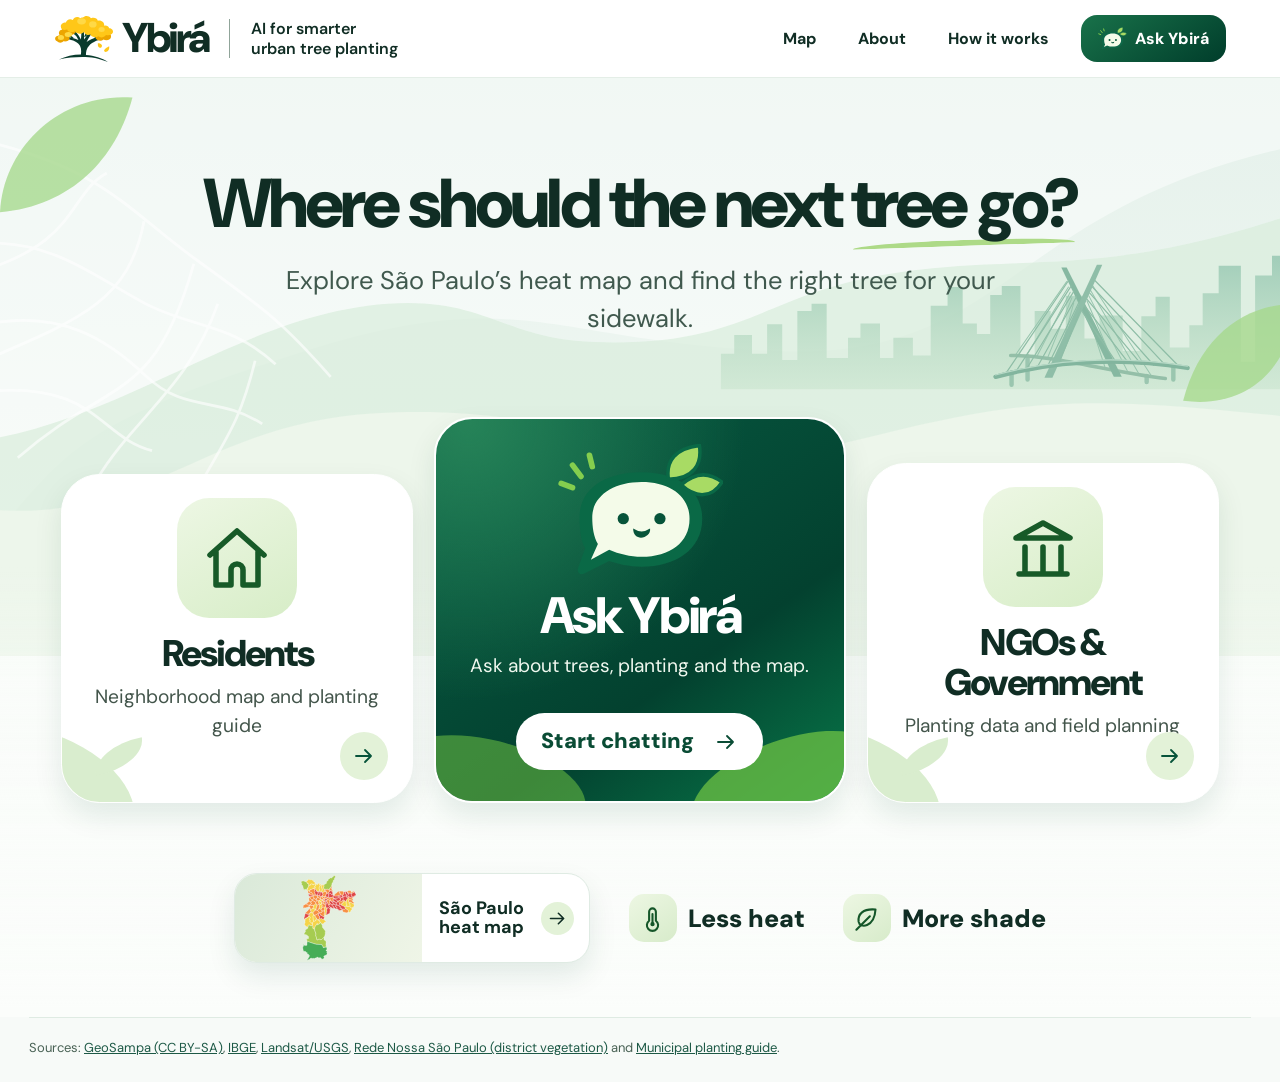
<file: Ybira/site/index.html>
<!doctype html>
<html lang="en">
<meta charset="utf-8">
<meta name="viewport" content="width=device-width, initial-scale=1">
<title>Ybirá | AI for smarter urban tree planting</title>
<link rel="stylesheet" href="style.css">
<link rel="stylesheet" href="ask.css">
<link rel="stylesheet" href="design.css">
<header class="site-header">
  <a class="brand" href="#home" data-view="home"><svg class="brand-tree" aria-hidden="true"><use href="identity.svg#ipe"></use></svg><strong>Ybirá</strong></a>
  <span class="brand-description">AI for smarter<br>urban tree planting</span>
  <nav class="header-nav" aria-label="Main navigation">
    <a href="#map" data-view="map">Map</a><a href="#about" data-view="about">About</a><a href="#how" data-view="how">How it works</a>
  </nav>
  <a class="header-action" href="#chat" data-view="chat"><svg class="header-mascot" aria-hidden="true"><use href="identity.svg#mascot"></use></svg> Ask Ybirá</a>
</header>
<main class="site-main">
  <section id="home-view" class="home-view" aria-labelledby="home-title">
    <div class="hero-content">
      <h1 id="home-title">Where should the next <span class="leaf-underline">tree go?</span></h1>
      <p class="hero-intro">Explore São Paulo’s heat map and find the right tree for your sidewalk.</p>
      <div class="entry-grid">
        <a class="entry-card" href="#residents" data-view="residents">
          <span class="entry-icon"><svg class="icon" aria-hidden="true"><use href="identity.svg#home"></use></svg></span>
          <strong>Residents</strong><span>Neighborhood map and planting guide</span>
          <span class="entry-arrow"><svg class="icon" aria-hidden="true"><use href="identity.svg#arrow"></use></svg></span>
        </a>
        <a class="entry-card chat-entry" href="#chat" data-view="chat">
          <svg class="entry-mascot" aria-hidden="true"><use href="identity.svg#mascot"></use></svg>
          <strong>Ask Ybirá</strong><span>Ask about trees, planting and the map.</span>
          <span class="chat-call">Start chatting <svg class="icon" aria-hidden="true"><use href="identity.svg#arrow"></use></svg></span>
        </a>
        <a class="entry-card" href="#organizations" data-view="organizations">
          <span class="entry-icon"><svg class="icon" aria-hidden="true"><use href="identity.svg#building"></use></svg></span>
          <strong>NGOs &amp; Government</strong><span>Planting data and field planning</span>
          <span class="entry-arrow"><svg class="icon" aria-hidden="true"><use href="identity.svg#arrow"></use></svg></span>
        </a>
      </div>
      <div class="home-links">
        <a class="map-teaser" href="#map" data-view="map"><svg id="heat-preview" viewBox="0 0 360 350" aria-hidden="true"></svg><strong>São Paulo<br>heat map</strong><svg class="icon" aria-hidden="true"><use href="identity.svg#arrow"></use></svg></a>
        <span class="home-benefit"><span class="pill-icon"><svg class="icon" aria-hidden="true"><use href="identity.svg#temperature"></use></svg></span> Less heat</span>
        <span class="home-benefit"><span class="pill-icon"><svg class="icon" aria-hidden="true"><use href="identity.svg#leaf"></use></svg></span> More shade</span>
      </div>
    </div>
  </section>
  <section id="chat-view" class="chat-view" aria-labelledby="chat-title">
    <div class="chat-heading"><svg class="chat-mascot" aria-hidden="true"><use href="identity.svg#mascot"></use></svg><h1 id="chat-title">Ask Ybirá</h1></div>
  <details id="ask-panel" class="panel ask-panel" open>
    <summary class="visually-hidden">Ask Ybirá conversation</summary>
    <div class="ask-body">
      <p class="small">Ask in English or Portuguese. Leave out personal details such as your address or phone number.</p>
      <label id="ask-map-context" class="ask-map-context" hidden>
        <input id="ask-use-area" type="checkbox" checked>
        <span>Use map selection: <strong id="ask-area-name"></strong></span>
      </label>
      <ol id="ask-messages" class="ask-messages" aria-label="Conversation" role="log" aria-live="polite" aria-relevant="additions"></ol>
      <p id="ask-welcome" class="ask-welcome">Ask about the area on the map, what to plant, or how to plan a site visit.</p>
      <div class="ask-suggestions" aria-label="Suggested questions">
        <button type="button" data-ask-question="Can I plant a tree under overhead wires?"><svg class="icon" aria-hidden="true"><use href="identity.svg#leaf"></use></svg> Trees</button>
        <button type="button" data-ask-question="Why is this area a planting priority, and what should I check on a visit?"><svg class="icon" aria-hidden="true"><use href="identity.svg#map"></use></svg> Map</button>
        <button type="button" data-ask-question="How do I ask São Paulo 156 to plant a tree?"><svg class="icon" aria-hidden="true"><use href="identity.svg#rules"></use></svg> Planting rules</button>
        <button type="button" data-ask-question="How should I prepare a planting site visit?"><svg class="icon" aria-hidden="true"><use href="identity.svg#calendar"></use></svg> Site visit</button>
      </div>
      <form id="ask-form">
        <label for="ask-question">Your question</label>
        <textarea id="ask-question" name="question" rows="2" maxlength="600" required aria-describedby="ask-disclaimer" placeholder="What should I check before planting on my sidewalk?"></textarea>
        <div class="form-actions">
          <button type="submit" id="ask-submit" aria-label="Ask Ybirá"><svg class="icon" aria-hidden="true"><use href="identity.svg#send"></use></svg></button>
        </div>
        <p class="small" id="ask-status" role="status"></p>
      </form>
      <p class="small ask-disclaimer" id="ask-disclaimer"><strong>AI prototype.</strong> Ask Ybirá can make mistakes or generate information that sounds accurate but is incorrect. Check the linked sources before acting on an answer.</p>
    </div>
  </details>
  </section>
  <section id="workspace" class="workspace">
    <aside class="side-rail">
      <div class="side-brand"><span class="pill-icon" id="side-icon"><svg class="icon" aria-hidden="true"><use href="identity.svg#home"></use></svg></span><strong id="side-title">Residents</strong></div>
      <nav aria-label="Workspace navigation">
        <a href="#home" data-view="home"><svg class="icon" aria-hidden="true"><use href="identity.svg#home"></use></svg> Home</a>
        <button type="button" id="citizen-tab" data-view="residents" aria-pressed="true"><svg class="icon" aria-hidden="true"><use href="identity.svg#tree"></use></svg> Residents</button>
        <a href="#map" data-view="map"><svg class="icon" aria-hidden="true"><use href="identity.svg#map"></use></svg> Map</a>
        <button type="button" id="org-tab" data-view="organizations" aria-pressed="false"><svg class="icon" aria-hidden="true"><use href="identity.svg#building"></use></svg> Organizations</button>
        <a href="#chat" data-view="chat"><svg class="side-mascot" aria-hidden="true"><use href="identity.svg#mascot"></use></svg> Ask Ybirá</a>
      </nav>
    </aside>
    <div class="workspace-content">
    <div class="workspace-heading">
      <h1 id="workspace-title">Explore your <span class="leaf-underline">neighborhood</span></h1>
      <p id="workspace-intro">Compare surface heat, vegetation cover and street trees across São Paulo.</p>
    </div>
    <div id="dashboard-kpis" class="dashboard-kpis"></div>
    <div class="grid workspace-grid">
    <section class="panel audience-panel" id="citizen">
      <h2>Find a tree for your sidewalk</h2>
      <form id="interpret" class="description">
        <label for="description">What is the spot like?</label>
        <textarea id="description" rows="3" maxlength="800" placeholder="My sidewalk is about two meters wide. There are no wires overhead."></textarea>
        <label for="plant-photo">Add a photo of the planting spot (optional)</label>
        <input id="plant-photo" type="file" accept="image/jpeg,image/png,image/webp" aria-describedby="photo-help">
        <img id="plant-photo-preview" alt="Your selected photo of the planting spot" hidden>
        <p id="photo-help" class="small">Add a photo to show obstacles. Type any measurements you know in English or Portuguese. For sidewalk width, measure across to the curb. Avoid faces, license plates and addresses.</p>
        <div class="form-actions">
          <button type="submit" id="interpret-button">Read my description</button>
          <button type="button" class="text-button" id="manual-start">Answer without AI</button>
        </div>
        <p id="interpret-status" role="status" class="small"></p>
      </form>
      <form id="plant" class="assessment" aria-labelledby="assessment-title" hidden>
        <h3 id="assessment-title" tabindex="-1"></h3>
        <p id="assessment-note" class="small"></p>
        <div id="assessment-fields"></div>
        <div class="form-actions">
          <button type="submit" id="assessment-next">Continue</button>
          <button type="button" class="text-button" id="assessment-back">Back</button>
          <button type="button" class="text-button" id="assessment-skip" hidden>I’ll check later</button>
        </div>
      </form>
      <section class="result" id="result" aria-live="polite" hidden></section>
      <details class="ranking-source"><summary>How Ybirá chooses trees</summary><p>Ybirá checks the city's planting guide and shows up to four locally native species that fit the answers. It uses the <a href="https://prefeitura.sp.gov.br/documents/d/meio_ambiente/estoque-de-mudas-dau-2-2026-10-27t131624-090-pdf">October 2026 nursery inventory</a> and past use in sidewalks to order the options.</p></details>
      <a href="https://prefeitura.sp.gov.br/web/meio_ambiente/w/parques/284396">Ask São Paulo 156 about free tree planting</a>
    </section>
    <section class="panel audience-panel" id="org" hidden>
      <h2>Plan a planting visit</h2>
      <p>Compare São Paulo’s 96 districts. Explore individual census areas in the Brasilândia pilot.</p>
      <h3 id="priority-heading" class="visually-hidden">Top priority districts</h3>
      <div id="targets" class="priority-list"></div>
      <section id="org-profile" aria-labelledby="profile-title"></section>
      <div class="form-actions visit-actions">
        <button type="button" id="copy-visit">Copy visit checklist</button>
        <button type="button" id="assess-visit" class="text-button">Assess a sidewalk</button>
        <span id="visit-status" class="small" role="status"></span>
      </div>
      <details class="ranking-source"><summary>How priorities are calculated</summary>
        <p>The score uses 30 points for surface heat, 25 for lack of vegetation, and 15 each for lower income, the share of Black and mixed-race residents, and the share living on block faces without trees. Heat and income percentiles use the current scale: São Paulo districts or Brasilândia census areas. Compare scores within the same scale. The weights are a planning proposal for review with residents and partner organizations.</p>
        <p>The race factor is an area-level equity measure. An area needs all five indicators, at least five valid satellite pixels and at least 80% valid pixel coverage to receive a score. Income is the median for household heads with earnings.</p>
      </details>
      <a href="https://prefeitura.sp.gov.br/web/meio_ambiente/w/servicos/viveiros/fornecimento_de_mudas/4465">São Paulo’s seedling program for organizations</a>
    </section>
    <section class="panel map-panel" aria-labelledby="map-title">
      <div class="row"><h2 id="map-title">São Paulo</h2><button id="zoom">Explore Brasilândia</button></div>
      <div class="map-toolbar"><label class="map-select" for="map-layer">Color the map by
        <select id="map-layer">
          <option value="heat">Average surface heat</option>
          <option value="priority">Planting priority score</option>
          <option value="peak">Hottest surface pixel</option>
          <option value="vegetation">Vegetation cover</option>
          <option value="income">Median household-head income</option>
          <option value="equity">Black and mixed-race population share</option>
          <option value="exposure">Residents on blocks without trees</option>
          <option value="olderShare">People aged 65+ · percentage</option>
          <option value="olderCount">People aged 65+ · count</option>
        </select>
      </label><label class="map-select" for="map-district">Find a district<select id="map-district"><option value="">Select a district</option></select></label></div>
      <div id="map-stage">
        <svg id="map" viewBox="0 0 360 350" tabindex="0" aria-label="Surface temperature map of São Paulo. Use plus and minus to zoom and arrow keys to pan."></svg>
        <div class="map-controls" aria-label="Map controls">
          <button type="button" id="map-in" aria-label="Zoom in">+</button>
          <button type="button" id="map-out" aria-label="Zoom out">−</button>
        </div>
        <div class="map-key"><p class="map-legend-title" id="legend-title"></p><div class="legend" id="map-legend"></div></div>
      </div>
      <p id="detail" aria-live="polite"></p>
      <div class="map-shortcuts">
        <button type="button" id="ask-map" class="text-button" hidden>Ask about this area</button>
        <a id="map-profile-link" href="#profile-title" hidden>See the selected area’s charts</a>
      </div>
      <label class="map-select" id="map-sector-control" for="map-area" hidden>Find a census area in Brasilândia<select id="map-area"><option value="">Select a census area</option></select></label>
    </section>
      <aside id="dashboard-aside" class="dashboard-aside">
        <div id="resident-overview"></div>
        <div id="organization-overview" hidden>
          <section class="panel dashboard-card ranking-card"><h2><svg class="icon" aria-hidden="true"><use href="identity.svg#chart"></use></svg> <span id="ranking-card-title">District ranking</span></h2><div id="ranking-slot"></div></section>
          <section class="panel dashboard-card score-card"><h2><svg class="icon" aria-hidden="true"><use href="identity.svg#leaf"></use></svg> Priority breakdown</h2><div id="score-overview"></div></section>
        </div>
      </aside>
      <div id="workspace-actions" class="workspace-actions">
        <a class="wide-action" href="#citizen" id="sidewalk-shortcut" data-planting-shortcut><svg class="icon" aria-hidden="true"><use href="identity.svg#tree"></use></svg><span>Assess a sidewalk</span><svg class="icon" aria-hidden="true"><use href="identity.svg#arrow"></use></svg></a>
        <button type="button" class="wide-action" id="export-view" hidden><svg class="icon" aria-hidden="true"><use href="identity.svg#download"></use></svg><span>Export selected area</span><svg class="icon" aria-hidden="true"><use href="identity.svg#arrow"></use></svg></button>
        <a class="wide-action primary-action" href="#chat" data-view="chat"><svg class="action-mascot" aria-hidden="true"><use href="identity.svg#mascot"></use></svg><span>Talk to Ask Ybirá</span><svg class="icon" aria-hidden="true"><use href="identity.svg#arrow"></use></svg></a>
      </div>
    </div>
    </div>
  </section>
  <section id="about-view" class="info-view" aria-labelledby="about-title">
    <div class="about-content">
      <header class="about-hero">
        <div>
          <p class="about-label">AI for smarter urban tree planting</p>
          <h1 id="about-title">More shade where São Paulo needs it most</h1>
          <p class="about-intro">Ybirá is a hackathon prototype that helps residents, NGOs and public teams decide where to look for planting opportunities and which native trees could fit.</p>
          <a class="header-action" href="#map" data-view="map">Explore São Paulo <svg class="icon" aria-hidden="true"><use href="identity.svg#arrow"></use></svg></a>
        </div>
        <div class="about-coverage" aria-label="Map coverage">
          <svg class="icon" aria-hidden="true"><use href="identity.svg#map"></use></svg>
          <strong>96 districts</strong><span>Citywide comparison</span>
          <strong>Brasilândia</strong><span>Pilot with census tract and sidewalk data</span>
        </div>
      </header>
      <section class="panel about-panel about-mission" aria-labelledby="mission-title">
        <span class="pill-icon"><svg class="icon" aria-hidden="true"><use href="identity.svg#temperature"></use></svg></span>
        <div>
          <h2 id="mission-title">Why shade is a climate justice issue</h2>
          <p>On the walk to a bus stop or school, a street with few trees offers little shade. In São Paulo, exposure to heat overlaps with inequalities in income, race and access to green space. Ybirá brings those patterns into the same map so teams can see which areas warrant a closer look.</p>
          <p>Planting native trees can support local biodiversity as well as increase shade as the trees grow. The project connects that long-term goal to two decisions people can make today: where to visit first and what to consider planting when they get there.</p>
        </div>
      </section>
      <section class="panel about-panel" aria-labelledby="motivation-title">
        <h2 id="motivation-title">The reporting and research behind the project</h2>
        <p class="about-lead">Nine stories on urban heat, access to shade and public health in São Paulo and Brazil.</p>
        <section class="news-group"><h3>Heat in São Paulo</h3><ul class="news-list">
          <li><a class="news-card" href="https://sbtnews.sbt.com.br/noticia/brasil/com-37-c-cidade-de-sp-quebra-recorde-de-calor-pelo-terceiro-dia-em-dezembro" target="_blank" rel="noopener noreferrer">
            <span class="news-source">SBT News</span><strong>São Paulo reaches 37.2 °C, its highest December temperature since 1961</strong>
            <small class="about-translation" lang="pt-BR">São Paulo registra 37,2 °C, a maior temperatura para dezembro desde 1961</small>
            <svg class="icon" aria-hidden="true"><use href="identity.svg#arrow"></use></svg>
          </a></li>
          <li><a class="news-card" href="https://www.climatempo.com.br/noticia/calor/recorde-de-calor-em-sao-paulo-em-2026" target="_blank" rel="noopener noreferrer">
            <span class="news-source">Climatempo</span><strong>January 10 was São Paulo’s hottest afternoon of 2026 so far</strong>
            <small class="about-translation" lang="pt-BR">10 de janeiro foi a tarde mais quente de 2026 até então em São Paulo</small>
            <svg class="icon" aria-hidden="true"><use href="identity.svg#arrow"></use></svg>
          </a></li>
        </ul></section>
        <section class="news-group"><h3>Heat, trees and inequality</h3><ul class="news-list">
          <li><a class="news-card" href="https://jornal.usp.br/ciencias/risco-de-calor-extremo-em-sao-paulo-acompanha-mapa-da-desigualdade/" target="_blank" rel="noopener noreferrer">
            <span class="news-source">Jornal da USP</span><strong>Heat vulnerability in São Paulo follows the geography of inequality</strong>
            <small class="about-translation" lang="pt-BR">A vulnerabilidade ao calor em São Paulo acompanha o mapa da desigualdade</small>
            <svg class="icon" aria-hidden="true"><use href="identity.svg#arrow"></use></svg>
          </a></li>
          <li><a class="news-card" href="https://prefeitura.sp.gov.br/web/sampa-news/w/prefeitura-se-aproxima-de-meio-milh%C3%A3o-de-%C3%A1rvores-plantadas-desde-2021-e-refor%C3%A7a-estrat%C3%A9gia-contra-ilhas-de-calor" target="_blank" rel="noopener noreferrer">
            <span class="news-source">São Paulo City Hall</span><strong>São Paulo nears half a million trees planted since 2021</strong>
            <small class="about-translation" lang="pt-BR">Prefeitura de São Paulo se aproxima de meio milhão de árvores plantadas desde 2021</small>
            <svg class="icon" aria-hidden="true"><use href="identity.svg#arrow"></use></svg>
          </a></li>
          <li><a class="news-card" href="https://www.gazetasp.com.br/politica/racismo-ambiental-por-que-a-sombra-e-um-privilegio-de-elite-em/1176626/" target="_blank" rel="noopener noreferrer">
            <span class="news-source">Gazeta SP</span><strong>Environmental racism and unequal access to shade</strong>
            <small class="about-translation" lang="pt-BR">Racismo ambiental e acesso desigual à sombra</small>
            <svg class="icon" aria-hidden="true"><use href="identity.svg#arrow"></use></svg>
          </a></li>
          <li><a class="news-card" href="https://www.mackenzie.br/en/universidade/laboratorio/fau/labgau-laboratorio-de-geotecnologias-aplicadas-a-arquitetura-e-urbanismo/publicacoes/news-1/archive/n/a/i/pesquisa-do-mackenzie-revela-diferencas-de-temperaturas-entre-bairros-de-sao-paulo" target="_blank" rel="noopener noreferrer">
            <span class="news-source">Mackenzie</span><strong>Mackenzie research finds temperature differences across São Paulo neighborhoods</strong>
            <small class="about-translation" lang="pt-BR">Pesquisa do Mackenzie identifica diferenças de temperatura entre bairros de São Paulo</small>
            <svg class="icon" aria-hidden="true"><use href="identity.svg#arrow"></use></svg>
          </a></li>
        </ul></section>
        <section class="news-group"><h3>Heat, mortality and health</h3><ul class="news-list">
          <li><a class="news-card" href="https://agenciabrasil.ebc.com.br/saude/noticia/2026-06/brasil-teve-120-mil-mortes-associadas-ondas-de-calor-em-20-anos" target="_blank" rel="noopener noreferrer">
            <span class="news-source">Agência Brasil</span><strong>Study links about 120,000 deaths in Brazil to heat waves from 2000 to 2019</strong>
            <small class="about-translation" lang="pt-BR">Estudo associa cerca de 120 mil mortes no Brasil a ondas de calor entre 2000 e 2019</small>
            <svg class="icon" aria-hidden="true"><use href="identity.svg#arrow"></use></svg>
          </a></li>
          <li><a class="news-card" href="https://www.correiodamanha.com.br/nacional/sao-paulo/campinas/2026/05/288879-calor-extremo-mata-mais-no-pais-por-causas-respiratorias-aponta-estudo-da-unicamp.html" target="_blank" rel="noopener noreferrer">
            <span class="news-source">Correio da Manhã</span><strong>Unicamp study links extreme heat to respiratory deaths in Brazil</strong>
            <small class="about-translation" lang="pt-BR">Estudo da Unicamp relaciona calor extremo a mortes por doenças respiratórias no Brasil</small>
            <svg class="icon" aria-hidden="true"><use href="identity.svg#arrow"></use></svg>
          </a></li>
          <li><a class="news-card" href="https://www.correiobraziliense.com.br/mundo/2024/01/6792127-calor-matou-mais-que-deslizamentos-de-terra-no-brasil-aponta-estudo.html" target="_blank" rel="noopener noreferrer">
            <span class="news-source">Correio Braziliense</span><strong>Study finds heat killed more people than landslides in Brazil</strong>
            <small class="about-translation" lang="pt-BR">Estudo aponta que o calor matou mais pessoas que deslizamentos no Brasil</small>
            <svg class="icon" aria-hidden="true"><use href="identity.svg#arrow"></use></svg>
          </a></li>
        </ul></section>
      </section>
      <section class="panel about-panel" aria-labelledby="goals-title">
        <h2 id="goals-title">Sustainable Development Goals</h2>
        <p class="about-lead">The team chose these UN goals to connect local planting decisions to sustainable cities, climate adaptation and biodiversity.</p>
        <div class="goals-list">
          <article class="goal-card goal-11">
            <h3><a href="https://sdgs.un.org/goals/goal11" target="_blank" rel="noopener noreferrer"><span class="goal-number">11</span> Sustainable Cities and Communities</a></h3>
            <p>Make cities and human settlements inclusive, safe, resilient and sustainable.</p>
            <p class="goal-connection">Ybirá gives residents and organizations a shared map to discuss where street planting is needed.</p>
            <dl>
              <div class="goal-target"><dt>11.3</dt><dd>By 2030, strengthen inclusive, sustainable urbanization and capacity for participatory, integrated planning and management of human settlements in all countries.<span class="about-translation" lang="pt-BR">Até 2030, fortalecer a urbanização inclusiva e sustentável e a capacidade de planejamento e gestão participativos, integrados e sustentáveis dos assentamentos humanos em todos os países.</span></dd></div>
              <div class="goal-target"><dt>11.6</dt><dd>By 2030, reduce cities’ negative per-person environmental impact, with particular attention to air quality and municipal and other waste management.<span class="about-translation" lang="pt-BR">Até 2030, reduzir o impacto ambiental negativo per capita das cidades, com atenção à qualidade do ar e à gestão de resíduos municipais e outros.</span></dd></div>
              <div class="goal-target"><dt>11.a</dt><dd>Strengthen national and regional development planning to support positive economic, social and environmental links across urban, peri-urban and rural areas.<span class="about-translation" lang="pt-BR">Reforçar o planejamento nacional e regional para apoiar relações econômicas, sociais e ambientais positivas entre áreas urbanas, periurbanas e rurais.</span></dd></div>
            </dl>
          </article>
          <article class="goal-card goal-13">
            <h3><a href="https://sdgs.un.org/goals/goal13" target="_blank" rel="noopener noreferrer"><span class="goal-number">13</span> Climate Action</a></h3>
            <p>Take urgent action on climate change and its impacts.</p>
            <p class="goal-connection">The planning dashboard helps teams identify areas to inspect as part of adapting to extreme heat.</p>
            <dl>
              <div class="goal-target"><dt>13.1</dt><dd>Build resilience and capacity to adapt to climate hazards and natural disasters in every country.<span class="about-translation" lang="pt-BR">Reforçar a resiliência e a capacidade de adaptação a riscos climáticos e catástrofes naturais em todos os países.</span></dd></div>
              <div class="goal-target"><dt>13.b</dt><dd>Support capacity for climate planning and effective management in least developed countries and small island developing states, with attention to women, youth, and local and marginalized communities.<span class="about-translation" lang="pt-BR">Apoiar a capacitação para o planejamento climático e a gestão eficaz nos países menos desenvolvidos e nos pequenos Estados insulares em desenvolvimento, com atenção a mulheres, jovens e comunidades locais e marginalizadas.</span></dd></div>
            </dl>
          </article>
          <article class="goal-card goal-15">
            <h3><a href="https://sdgs.un.org/goals/goal15" target="_blank" rel="noopener noreferrer"><span class="goal-number">15</span> Life on Land</a></h3>
            <p>Protect and restore terrestrial ecosystems, manage forests sustainably, combat desertification, reverse land degradation and halt biodiversity loss.</p>
            <p class="goal-connection">The planting guide ranks native trees from the project catalog, which excludes exotic invasive species.</p>
            <dl>
              <div class="goal-target"><dt>15.8</dt><dd>The target set for 2020 calls for preventing new invasive alien species, substantially reducing their impacts on land and in water, and controlling or eradicating priority species.<span class="about-translation" lang="pt-BR">A meta fixada para 2020 prevê evitar a introdução de espécies exóticas invasoras, reduzir seus impactos em ecossistemas terrestres e aquáticos e controlar ou erradicar espécies prioritárias.</span></dd></div>
            </dl>
          </article>
        </div>
      </section>
    </div>
  </section>
  <section id="how-view" class="info-view" aria-labelledby="how-title">
    <div class="about-content">
      <header class="about-hero">
        <div>
          <h1 id="how-title">From description to recommendations</h1>
          <p class="about-intro">Describe the spot where you want a tree. Ybirá helps you check what fits and explains why.</p>
          <a class="header-action" href="#citizen" data-planting-shortcut>Check a planting spot <svg class="icon" aria-hidden="true"><use href="identity.svg#arrow"></use></svg></a>
        </div>
        <div class="about-coverage how-example">
          <svg class="icon" aria-hidden="true"><use href="identity.svg#rules"></use></svg>
          <span>Example description</span>
          <blockquote>“My sidewalk is about two meters wide, and there are wires overhead.”</blockquote>
          <dl><div><dt>Sidewalk width</dt><dd>2 m</dd></div><div><dt>Overhead wires</dt><dd>Yes</dd></div></dl>
        </div>
      </header>
      <section class="panel about-panel" aria-labelledby="steps-title">
        <h2 id="steps-title">Find a tree in three steps</h2>
        <ol class="how-steps">
          <li><span aria-hidden="true">1</span><div><h3>Describe the spot</h3><p>Type what you already know in English or Portuguese. Start with the sidewalk width and whether you see wires overhead.</p></div></li>
          <li><span aria-hidden="true">2</span><div><h3>Confirm the details</h3><p>Review the answers AI filled in. Use the measurement tips if a detail needs checking. You can also fill in the form yourself.</p></div></li>
          <li><span aria-hidden="true">3</span><div><h3>See what fits</h3><p>Get up to four ranked native trees, with a reason for each. If the spot needs another check or is too small, Ybirá explains what to do next.</p></div></li>
        </ol>
      </section>
      <section aria-labelledby="features-title">
        <h2 id="features-title">What you can do with Ybirá</h2>
        <div class="how-feature-grid">
          <article class="panel how-feature">
            <span class="pill-icon"><svg class="icon" aria-hidden="true"><use href="identity.svg#home"></use></svg></span>
            <h3>Explore your district</h3>
            <p>Choose a district on the map to see how hot its surfaces got and how much of the area has vegetation cover. Browse native trees in the resident view.</p>
            <a class="how-link" href="#residents" data-view="residents">Open the resident view <svg class="icon" aria-hidden="true"><use href="identity.svg#arrow"></use></svg></a>
          </article>
          <article class="panel how-feature">
            <span class="pill-icon"><svg class="icon" aria-hidden="true"><use href="identity.svg#building"></use></svg></span>
            <h3>Decide where to visit first</h3>
            <p>NGOs and public teams can compare districts, switch map layers, see what drives the priority score and take a checklist into the field.</p>
            <a class="how-link" href="#organizations" data-view="organizations">Open the planning dashboard <svg class="icon" aria-hidden="true"><use href="identity.svg#arrow"></use></svg></a>
          </article>
          <article class="panel how-feature">
            <img class="how-mascot" src="chat-avatar.svg" alt="" width="52" height="48">
            <h3>Ask about planting or the map</h3>
            <p>Try “How do I measure my sidewalk?” or “Which factors drive Brasilândia’s score?” Ask Ybirá draws on public guidance and map data, with links to the sources it uses.</p>
            <a class="how-link" href="#chat" data-view="chat">Talk to Ask Ybirá <svg class="icon" aria-hidden="true"><use href="identity.svg#arrow"></use></svg></a>
          </article>
        </div>
      </section>
      <section class="panel about-panel how-method" aria-labelledby="method-title">
        <h2 id="method-title">How the map, planting guide and AI work</h2>
        <div class="how-method-grid">
          <div>
            <h3>How areas are ranked</h3>
            <p>The map combines Landsat, GeoSampa, the IBGE 2022 Census and vegetation data from Rede Nossa São Paulo. The score weights surface heat (30%), lack of vegetation (25%), lower household-head income (15%), the share of Black and mixed-race residents (15%) and residents on blocks without trees (15%).</p>
          </div>
          <div>
            <h3>How trees are recommended</h3>
            <p>When you describe a spot, AI fills in details like sidewalk width and overhead wires for you to check. Once you confirm the details, the guide applies city and prototype rules, then ranks the native trees that fit using the project catalog.</p>
          </div>
        </div>
        <p class="about-scope">The heat map shows land surface temperature from one satellite pass. Before planting, measure the spot and confirm local requirements and any needed permissions.</p>
      </section>
    </div>
  </section>
  <footer>Sources: <a href="https://novogeosampa.prefeitura.sp.gov.br/">GeoSampa (CC BY-SA)</a>, <a href="https://ftp.ibge.gov.br/Censos/Censo_Demografico_2022/">IBGE</a>, <a href="https://www.usgs.gov/landsat-missions/landsat-collection-2-surface-temperature">Landsat/USGS</a>, <a href="https://nossasaopaulo.org.br/o-que-fazemos/mapa-da-desigualdade/">Rede Nossa São Paulo (district vegetation)</a> and <a href="https://prefeitura.sp.gov.br/meio_ambiente/w/publicacoes_svma/188452">Municipal planting guide</a>.</footer>
</main>
<script src="data.js"></script>
<script src="organization-data.js"></script>
<script src="district-data.js"></script>
<script src="age-data.js"></script>
<script src="priority.js"></script>
<script src="catalog.js"></script>
<script src="recommend.js"></script>
<script src="interpretar-local.js"></script>
<script src="app.js"></script>
<script src="organizations.js"></script>
<script src="planting.js"></script>
<script src="ask.js"></script>
<script src="design.js"></script>
</html>
</file>
<file: Ybira/site/style.css>
*{box-sizing:border-box}body{margin:0;background:#f4f6ef;color:#20352a;font:16px/1.5 'DM Sans',Arial,sans-serif}.mast{display:flex;justify-content:space-between;align-items:center;padding:14px max(5vw,18px);background:#184637;color:#fff}.mast strong{font-family:Georgia,serif;font-size:26px}main{width:min(1120px,92%);margin:32px auto}h1,h2,p{margin:0 0 12px}h1{font:clamp(32px,5vw,54px)/1.05 Georgia,serif}h2{font-size:21px}.intro{color:#465e53}nav,.row,.fields{display:flex;gap:10px;align-items:center}.row{justify-content:space-between;flex-wrap:wrap}.row h2{margin:0}nav{margin:20px 0}button,input,select{font:inherit}button{cursor:pointer;color:#184637;background:#e8f2e8;border:1px solid #769b85;border-radius:8px;padding:8px 12px}button[aria-pressed=true],button[type=submit]{background:#184637;color:white}.grid{display:grid;grid-template-columns:1fr 1fr;gap:16px}.panel{min-width:0;padding:20px;border:1px solid #cddbd0;border-radius:16px;background:#fff}.fields>*{min-width:0;flex:1}label{display:grid;gap:4px;margin-bottom:10px;font-weight:600}input,select{width:100%;border:1px solid #9aaea1;border-radius:6px;padding:8px;background:white;color:inherit}summary{cursor:pointer;margin-bottom:10px}.small,footer{font-size:13px;color:#486154}.result{margin:12px 0;font-weight:600}a{color:#1d5946}svg{display:block;width:100%;height:360px;margin:6px 0}.area{stroke:white;stroke-width:.45;cursor:pointer}.area:hover,.area.selected{stroke:#172f26;stroke-width:1.7}.outline{fill:none;stroke:#172f26;stroke-width:1.5;pointer-events:none}.legend{display:grid;grid-template-columns:repeat(5,1fr);font-size:12px;margin-bottom:10px}.legend span{border-top:7px solid var(--color);text-align:center}.legend span:nth-child(1){--color:#fff0b3}.legend span:nth-child(2){--color:#ffc46c}.legend span:nth-child(3){--color:#f68a43}.legend span:nth-child(4){--color:#db4834}.legend span:nth-child(5){--color:#9f2036}#targets button{display:block;width:100%;text-align:left;margin-bottom:10px}footer{margin:20px 0}@media(max-width:720px){.grid{grid-template-columns:1fr}svg{height:302px}}
[hidden]{display:none!important}.description{padding:14px;margin-bottom:18px;border:1px solid #cddbd0;border-radius:10px;background:#f4f6ef}.description textarea{display:block;width:100%;font:inherit;color:inherit;background:white;border:1px solid #9aaea1;border-radius:6px;padding:8px;margin-bottom:8px;resize:vertical}.description button{margin-bottom:6px}.description button:disabled{opacity:.7;cursor:wait}.description [role=status]{margin:4px 0 0}
.tree-ranking{padding-left:25px}.tree-ranking li{padding:8px 6px;border-top:1px solid #cddbd0}.tree-ranking p{margin:2px 0;font-size:13px;font-weight:400;color:#486154}

.grid { align-items: start; }
.map-panel { grid-column: 1; grid-row: 1; }
.audience-panel { grid-column: 2; grid-row: 1; }
.assessment { padding: 18px; border: 1px solid #cddbd0; border-radius: 12px; background: #f4f6ef; margin-bottom: 18px; }
.assessment h3, .result h3 { margin: 0 0 8px; font-size: 20px; line-height: 1.3; }
.assessment-field { margin-bottom: 14px; }
.question-heading, .form-actions { display: flex; gap: 10px; align-items: center; flex-wrap: wrap; }
.question-heading label { display: block; margin: 0; flex: 1; }
.answer-control { display: flex; gap: 10px; align-items: center; margin-top: 6px; }
.answer-control span { color: #486154; font-size: 14px; }
.help-toggle { width: 44px; height: 44px; border-radius: 50%; padding: 0; font-weight: 700; }
.help-toggle[aria-expanded=true] { color: white; background: #184637; }
.help-copy { margin-top: 8px; padding: 12px 14px; border-left: 3px solid #4a7860; border-radius: 4px; background: #fff; color: #364f43; font-size: 14px; }
.help-copy p:last-child { margin-bottom: 0; }
.distance-list { padding-left: 18px; margin: 0 0 10px; }
.assessment-confirm { display: flex; align-items: start; gap: 8px; margin: 14px 0; }
.assessment-confirm input { width: auto; margin-top: 5px; }
.measurement-minimum { margin: 2px 0 8px; font-weight: 700; }
.bed-diagram { margin: 12px 0; border: 1px solid #acc0b1; border-radius: 10px; overflow: hidden; font-size: 13px; }
.diagram-street, .diagram-curb, .diagram-walk { padding: 3px 10px; text-align: center; }
.diagram-street { background: #38464a; color: #fff; }
.diagram-curb { background: #dce0dc; color: #364f43; }
.diagram-walk { border-top: 1px dashed #829384; background: #fff; }
.diagram-bed { position: relative; min-height: 96px; margin: 6px 24px; border: 2px solid #387657; border-radius: 6px; background: #dce9d2; }
.diagram-soil, .diagram-length { position: absolute; left: 10px; right: 72px; text-align: center; }
.diagram-soil { top: 15px; color: #31543d; }
.diagram-length { bottom: 12px; border-top: 1px solid #387657; }
.diagram-width { position: absolute; inset: 8px 5px 8px auto; display: grid; place-items: center; padding-left: 5px; border-left: 1px solid #387657; }
.diagram-length, .diagram-width { font-weight: 700; color: #184637; }
.bed-area-feedback:not(:empty) { padding: 10px; border-radius: 6px; background: #e6f0e2; font-size: 14px; }
.bed-area-feedback.bed-area-problem { background: #f5e7dd; color: #783a26; }
.text-button { background: transparent; border-color: transparent; text-decoration: underline; text-underline-offset: 3px; }
.form-actions button { min-height: 44px; }
.result { padding: 16px; background: #f4f6ef; border: 1px solid #cddbd0; border-radius: 12px; font-weight: 400; }
.result > .form-actions { margin-top: 10px; }
.ranking-source { margin: 14px 0 8px; }
.tree-ranking h4 { margin: 0; font-size: 17px; }
.tree-photo { margin: 8px 0; }
.tree-photo img { display: block; width: min(100%, 330px); height: 150px; object-fit: contain; background: #e8eee5; border-radius: 8px; }
.tree-photo figcaption { font-size: 12px; margin-top: 3px; }
.tree-ranking .tree-rank-reason { margin-top: 7px; color: #20352a; font-weight: 600; }

#map-stage { position: relative; margin: 10px 0; border: 1px solid #ccd9d2; border-radius: 12px; background: #eff4f1; overflow: hidden; }
#map { height: clamp(300px, 45vw, 500px); margin: 0; touch-action: none; cursor: grab; }
#map:active { cursor: grabbing; }
#map .area, #map .outline { vector-effect: non-scaling-stroke; }
#map .area { stroke: #fff; stroke-width: .65px; }
#map .area:hover, #map .area.selected { stroke: #132f27; stroke-width: 2px; }
#map .pilot-area { stroke: #275747; stroke-width: 2px; }
#map .outline { stroke: #275747; stroke-width: 1.25px; }
.map-hidden { display: none; }
.district-labels, .community-labels { pointer-events: none; }
.district-labels text, .community-labels text { font-size: var(--label-size); font-weight: 700; fill: #102d24; stroke: #fff; stroke-width: 2.2px; vector-effect: non-scaling-stroke; paint-order: stroke; stroke-linejoin: round; }
.map-controls { position: absolute; right: 10px; top: 10px; display: grid; gap: 6px; }
.map-controls button { width: 44px; height: 44px; padding: 0; font-size: 22px; font-weight: 700; background: white; }
.map-controls button:disabled { opacity: .6; cursor: default; }
.map-select { margin-top: 12px; font-size: 14px; }
.map-legend-title { font-weight: 700; margin-bottom: 5px; }
#map-legend span { border-color: var(--color); }
#detail { padding: 10px; margin: 0; background: #edf4ee; border-radius: 8px; font-size: 14px; overflow-wrap: anywhere; }
#org h3 { margin: 15px 0 6px; font-size: 18px; }
#org h4 { margin: 0 0 8px; font-size: 16px; }
.priority-list button { display: grid !important; gap: 2px; }
.priority-list button span { font-size: 13px; }
.org-metrics { display: grid; grid-template-columns: repeat(2, minmax(0, 1fr)); gap: 8px; margin-bottom: 8px; }
.org-metric { display: grid; gap: 2px; padding: 9px; background: #edf4ee; border-radius: 9px; }
.org-metric span, .org-metric small { font-size: 12px; line-height: 1.35; }
.org-metric strong { font-size: clamp(17px, 3vw, 24px); }
.org-score, .org-distribution, .org-compare { padding: 12px; margin: 12px 0; border: 1px solid #cddbd0; border-radius: 10px; }
.org-bar { margin: 6px 0 12px; }
.org-bar-label { display: flex; justify-content: space-between; gap: 8px; font-size: 13px; }
.org-bar-label strong { text-align: right; white-space: nowrap; }
.org-bar-track { height: 7px; margin-top: 4px; background: #edf2ee; border-radius: 8px; overflow: hidden; }
.org-bar-track span { display: block; height: 100%; }
.org-compare table { width: 100%; border-collapse: collapse; font-size: 12px; margin-bottom: 8px; }
.org-compare th, .org-compare td { text-align: right; border-bottom: 1px solid #d7e0da; padding: 6px 4px; }
.org-compare th:first-child { text-align: left; }
.visit-actions { margin-top: 10px; }
.visit-checklist { width: 100%; font: inherit; }
:focus-visible { outline: 2px solid #166142; outline-offset: 3px; }
@media (max-width: 720px) {
  .map-panel { grid-column: 1; grid-row: 2; }
  .audience-panel { grid-column: 1; grid-row: 1; }
  .organization-view .map-panel { grid-row: 1; }
  .organization-view .audience-panel { grid-row: 2; }
}
</file>
<file: Ybira/site/ask.css>
.ask-panel { margin-bottom: 16px; }
.ask-panel > summary { align-items: baseline; gap: 8px; margin: 0; color: #184637; }
.ask-panel > summary strong { margin-right: .65rem; font-size: 19px; }
.ask-panel > summary span { color: #486154; font-size: 14px; }
.ask-body { border-top: 1px solid #d7e0da; margin-top: 14px; padding-top: 14px; }
.ask-map-context { display: flex; align-items: flex-start; gap: 8px; margin-bottom: 12px; color: #254e3e; font-size: 14px; }
.ask-map-context input { flex: 0 0 auto; width: auto; margin: .25rem 0 0; }
.ask-suggestions { display: flex; gap: 8px; flex-wrap: wrap; margin-bottom: 12px; }
.ask-suggestions button { min-height: 44px; padding: 6px 10px; font-size: 13px; }
.ask-messages { display: grid; gap: 10px; padding: 0; margin: 0 0 16px; list-style: none; }
.ask-messages:empty { display: none; }
.ask-message { max-width: 78ch; min-width: 0; border: 1px solid #d7e0da; border-radius: 10px; padding: 10px 12px; overflow-wrap: anywhere; }
.ask-message[data-speaker="user"] { justify-self: end; background: #edf4ee; }
.ask-message[data-speaker="assistant"] { justify-self: start; background: #f6f7f0; }
.ask-message p { white-space: pre-wrap; margin: 4px 0 0; }
.ask-message ul { margin: 6px 0 0; padding-left: 20px; }
.ask-message li { margin-bottom: 2px; }
.ask-message button { margin-top: 8px; min-height: 44px; }
.ask-message-meta { font-size: 12px; color: #486154; }
#ask-form { margin-top: 12px; }
#ask-form label { margin-bottom: 4px; }
#ask-question { width: 100%; min-height: 66px; margin-bottom: 8px; border: 1px solid #9aaea1; border-radius: 6px; padding: 8px; background: white; color: inherit; font: inherit; resize: vertical; }
#ask-submit:disabled { opacity: .65; cursor: wait; }
#ask-status { margin: 8px 0 0; }
#ask-map { min-height: 44px; }
@media (max-width: 480px) {
  .ask-panel > summary span { display: block; margin-left: 1rem; }
  .ask-message { max-width: 100%; }
}
</file>
<file: Ybira/site/design.css>
@import url('https://fonts.googleapis.com/css2?family=DM+Sans:wght@400;500;600;700;800;900&display=swap');

:root{--ink:#102d24;--muted:#40594e;--forest:#07543a;--forest-dark:#003d2b;--lime:#a8d982;--pale:#e3f2d8;--edge:#dfebe3;--shadow:0 13px 28px rgba(14,64,45,.10)}
body{margin:0;background:#f7faf8;color:var(--ink);font-family:"DM Sans",Arial,sans-serif}
.site-main{width:100%;max-width:none;margin:0;min-height:calc(100vh - 78px)}
.site-main h1{font-family:inherit;font-weight:900;letter-spacing:-.055em}
.site-main h2,.site-main h3{letter-spacing:-.029em}
.site-main .panel{border:1px solid var(--edge);border-radius:22px;background:#fff;box-shadow:0 7px 20px rgba(14,64,45,.055)}
.site-main footer{max-width:1320px;width:calc(100% - 58px);margin:0 auto;padding:20px 0 24px;border-top:1px solid var(--edge)}
.icon,.brand-tree,.entry-mascot,.header-mascot,.side-mascot,.chat-mascot,.action-mascot{display:inline-block;width:24px;height:24px;margin:0;flex:none;vertical-align:middle}
.icon{fill:none;stroke:currentColor;stroke-linecap:round;stroke-linejoin:round;stroke-width:1.85}
.brand-tree,.entry-mascot,.header-mascot,.side-mascot,.chat-mascot,.action-mascot{stroke:none}
.site-header{min-height:78px;display:flex;align-items:center;gap:22px;padding:10px max(4.2vw,20px);background:#fff;border-bottom:1px solid #e4eee7}
.brand,.site-header a,.side-rail a,.entry-card,.map-teaser,.wide-action,.header-action{text-decoration:none;color:inherit}
.brand{display:flex;align-items:center;gap:8px;white-space:nowrap}
.brand strong{font-size:clamp(30px,3.25vw,44px);font-weight:900;letter-spacing:-.08em;line-height:1}
.brand-tree{width:clamp(42px,4.7vw,62px);height:auto;aspect-ratio:96/76}
.brand-description{border-left:1px solid #90a499;padding-left:21px;font-size:16px;line-height:1.24;font-weight:600}
.header-nav{margin:0 10px 0 auto;display:flex;gap:clamp(18px,3.3vw,46px)}
.header-nav a{font-weight:700;white-space:nowrap;padding:10px 0}
.header-nav a[aria-current],.header-nav a:hover{color:#237732}
.site-header .header-action,.site-main .header-action{display:inline-flex;align-items:center;gap:8px;white-space:nowrap;border-radius:16px;background:linear-gradient(145deg,#19724a,var(--forest-dark));color:#fff;padding:10px 17px;font-weight:800;min-height:44px}
.header-mascot{width:29px;height:27px;--mascot-shell:#0e6848}
.home-view{min-height:calc(100vh - 78px);background:linear-gradient(0deg,#fbfdfb 1%,#fbfdfb00 48%),url('landscape.svg') top center/100% auto no-repeat,#f9fcf9}
.hero-content{max-width:1440px;margin:0 auto;padding:clamp(54px,7vw,104px) clamp(20px,4.8vw,72px) 36px;text-align:center}
.hero-content h1{font-size:clamp(42px,5.4vw,78px);line-height:1.03;margin:0}
.leaf-underline{position:relative;white-space:nowrap;isolation:isolate}
.leaf-underline::after{content:"";position:absolute;z-index:-1;inset:auto 1% -3px;border-top:6px solid #adda87;border-radius:55% 55% 0 0;height:5px;transform:rotate(-2deg)}
.hero-intro{font-size:clamp(17px,2vw,28px);color:var(--muted);margin:23px auto 0;max-width:760px}
.entry-grid{display:grid;grid-template-columns:1fr 1.17fr 1fr;align-items:end;gap:clamp(12px,1.65vw,26px);margin:clamp(52px,6.1vw,88px) auto 0;text-align:center}
.entry-card{position:relative;isolation:isolate;overflow:hidden;display:flex;align-items:center;flex-direction:column;justify-content:center;min-height:clamp(235px,24vw,337px);padding:23px 13px 61px;border:1px solid #fff;background:#fff;border-radius:clamp(25px,3vw,43px);box-shadow:var(--shadow);transition:transform .18s,box-shadow .18s}
.entry-card:hover{transform:translateY(-4px);box-shadow:0 18px 32px rgba(14,64,45,.17)}
.entry-card::before,.entry-card::after{content:"";position:absolute;z-index:-1;width:112px;height:66px;background:#d9edce;border-radius:0 100% 0 100%;left:-30px;bottom:-9px;transform:rotate(16deg)}
.entry-card::after{width:52px;height:29px;left:31px;bottom:31px;border-radius:100% 0 100% 0;transform:rotate(-11deg)}
.entry-icon{display:grid;place-items:center;margin-bottom:16px;width:clamp(70px,10.2vw,120px);height:clamp(70px,10.2vw,120px);background:linear-gradient(150deg,#edf7e4,#d7edc7);border-radius:27%;color:#175a28}
.entry-icon .icon{width:60%;height:60%}
.entry-card strong{display:block;font-size:clamp(24px,2.9vw,42px);font-weight:900;line-height:1.08;letter-spacing:-.052em}
.entry-card>span:not(.entry-icon,.entry-arrow,.chat-call){font-size:clamp(14px,1.5vw,21px);margin-top:9px;color:#43554b}
.entry-arrow{position:absolute;display:grid;place-items:center;right:24px;bottom:22px;width:48px;height:48px;color:var(--forest);background:var(--pale);border-radius:50%}
.chat-entry{min-height:clamp(302px,30vw,414px);justify-content:center;padding:25px 14px 31px;border:2px solid #fff;color:#fff;background:radial-gradient(ellipse at 8% 1%,#268358 0%,transparent 52%),linear-gradient(145deg,#075c43,#03412f 64%,#087849)}
.chat-entry::before,.chat-entry::after{width:200px;height:92px;background:#6fc444;opacity:.54;left:-48px;bottom:-31px;border-radius:50%;transform:rotate(14deg)}
.chat-entry::after{left:auto;right:-43px;opacity:.73;transform:rotate(-20deg)}
.chat-entry strong{font-size:clamp(36px,4vw,60px)}
.chat-entry>span:not(.chat-call){color:#f0f8ef}
.entry-mascot{width:clamp(118px,13vw,185px);height:auto;aspect-ratio:118/94;margin-bottom:12px;--mascot-shell:#0a6946}
.chat-call{display:flex;justify-content:center;align-items:center;gap:20px;background:#fff;color:#0a4c35;border-radius:50px;font-size:clamp(15px,1.7vw,24px);font-weight:900;padding:12px 25px;margin-top:clamp(14px,2.7vw,32px)}
.home-links{display:flex;align-items:center;justify-content:center;gap:clamp(15px,3vw,43px);margin:clamp(40px,5.5vw,73px) auto 18px}
.map-teaser{display:flex;gap:17px;align-items:center;background:#fff;border:1px solid var(--edge);border-radius:23px;overflow:hidden;text-align:left;box-shadow:var(--shadow);font-size:18px;line-height:1.1;padding-right:15px}
.map-teaser .icon{background:var(--pale);border-radius:50%;width:33px;height:33px;padding:6px}
#heat-preview{width:clamp(85px,15vw,187px);height:88px;margin:0;background:linear-gradient(120deg,#dae9d9,#eff5e7)}
.home-benefit{display:flex;gap:11px;align-items:center;font-size:clamp(15px,2vw,25px);font-weight:900;white-space:nowrap}
.pill-icon{display:inline-grid;place-items:center;width:48px;height:48px;flex:none;border-radius:15px;background:linear-gradient(145deg,#edf7e3,#d7ebca);color:#155629}
.pill-icon .icon{width:27px;height:27px}
body:not(.site-ready) #workspace{visibility:hidden;position:absolute;top:0;left:0;right:0;pointer-events:none}
body:not(.site-ready) #chat-view,body:not(.site-ready) .info-view{display:none}
.workspace{display:grid;grid-template-columns:clamp(145px,15vw,220px) minmax(0,1fr);min-height:calc(100vh - 78px);max-width:1720px;margin:auto}
.side-rail{background:linear-gradient(#f3f8f5 15%,#eaf4ef);border-right:1px solid #e7f0e9;padding:31px 13px;position:relative}
.side-rail::after{content:"";position:absolute;bottom:12px;left:0;width:100%;height:108px;background:#cfe8c4;clip-path:ellipse(65% 64% at 6% 100%);pointer-events:none}
.side-brand{display:flex;gap:10px;align-items:center;margin:1px 4px 31px;line-height:1.14;font-size:18px}
.side-brand strong{overflow-wrap:anywhere}
.side-rail nav{display:grid;gap:6px;margin:0}
.side-rail nav a,.side-rail nav button{display:flex;gap:9px;align-items:center;min-height:48px;padding:8px 10px;border:0;border-radius:12px;color:var(--ink);background:transparent;text-align:left;font-weight:800;cursor:pointer}
.side-rail nav .icon{width:20px;height:20px}.side-mascot{width:22px;height:22px}
.side-rail nav [aria-current="page"]{color:#fff;background:linear-gradient(145deg,#197b56,var(--forest-dark))}
.workspace-content{min-width:0;padding:clamp(21px,3.2vw,46px) clamp(15px,2.6vw,38px) 35px;background:linear-gradient(0deg,#f9fbf9 14%,#f8fbf800 86%),url('landscape.svg') top right/100% 365px no-repeat}
.workspace-heading{margin:0 0 clamp(18px,2.2vw,34px)}
.workspace-heading h1{font-size:clamp(35px,4.7vw,66px);margin:0 0 10px}
.workspace-heading p{font-size:clamp(15px,1.5vw,20px);color:var(--muted);margin:0}
.workspace-grid{grid-template-columns:minmax(0,1.57fr) minmax(265px,1fr);gap:16px;align-items:start}
.workspace-grid>.map-panel{grid-column:1;grid-row:1;padding:14px}
.workspace-grid>.audience-panel{grid-column:1/-1;grid-row:3}
.dashboard-aside{grid-column:2;grid-row:1;min-width:0}
.workspace-actions{grid-column:1/-1;grid-row:2;display:flex;gap:12px}
.dashboard-kpis{display:grid;grid-template-columns:repeat(4,minmax(0,1fr));gap:11px;margin-bottom:19px}
.dashboard-kpis:empty{display:none}
.kpi{background:#fff;border:1px solid var(--edge);border-radius:18px;padding:13px;min-width:0;box-shadow:0 5px 13px #16412f0d;display:flex;align-items:center;gap:9px}
.kpi .pill-icon{width:44px;height:44px}.kpi-data{min-width:0}
.kpi-data small{display:block;color:var(--muted);font-size:12px;line-height:1.2}
.kpi-data strong{display:block;overflow-wrap:anywhere;font-size:clamp(17px,2.35vw,30px);line-height:1.2;letter-spacing:-.05em}
.dashboard-card{padding:16px;margin-bottom:12px}
.dashboard-card h2{display:flex;align-items:center;gap:9px;margin:0 0 12px;font-size:clamp(17px,1.65vw,23px);line-height:1.16}
.dashboard-card h2 .icon{color:#218137;width:23px;height:23px}
.area-identifier{display:flex;align-items:center;gap:11px}
.area-identifier p{margin:0;font-size:clamp(18px,2vw,25px);font-weight:900;line-height:1.1;overflow-wrap:anywhere}
.area-identifier small{display:block;margin-bottom:3px;color:var(--muted)}
.resident-metrics{display:grid;grid-template-columns:1fr 1fr;gap:9px}
.resident-metrics .dashboard-card{padding:12px}
.resident-metrics strong{display:block;font-size:clamp(20px,2.6vw,31px);font-weight:900;white-space:nowrap}
.resident-metrics small{display:block;color:var(--muted);line-height:1.2}
.species-header{display:flex;align-items:flex-start;justify-content:space-between;gap:6px}
.species-controls{display:flex;flex:none;gap:4px;margin-bottom:6px}
.species-controls button{display:grid;place-items:center;width:36px;height:36px;padding:0;border-color:var(--edge);border-radius:10px}
.species-controls button:disabled{opacity:.45;cursor:default}
.species-controls .icon{width:18px;height:18px}
.species-controls button:first-child .icon{transform:rotate(180deg)}
.species-teasers{display:grid;grid-auto-flow:column;grid-auto-columns:calc((100% - 12px)/3);gap:6px;overflow-x:auto;overscroll-behavior-inline:contain;scroll-snap-type:x mandatory;scroll-padding-inline:2px;scrollbar-width:thin;padding:3px 2px 7px}
.species-teasers a{display:grid;align-content:start;gap:5px;padding:5px;text-decoration:none;text-align:center;color:var(--ink);border-radius:11px;border:1px solid var(--edge);font-size:12px;font-weight:800;line-height:1.16;overflow-wrap:anywhere;scroll-snap-align:start}
.species-teasers img,.species-photo-fallback{width:100%;height:clamp(58px,8vw,115px);object-fit:cover;border-radius:7px;background:#eaf3e7}
.species-photo-fallback{display:grid;place-items:center;color:var(--forest)}
.species-teasers a:hover{background:#edf5e9}
.wide-action{display:flex;align-items:center;justify-content:space-between;min-width:0;gap:10px;flex:1;border-radius:21px;border:1px solid #dceadf;background:#ecf5ea;padding:15px clamp(12px,2vw,25px);font-size:clamp(15px,2vw,24px);font-weight:900;text-align:left}
.wide-action:hover{background:#e1f0da}
.primary-action,.primary-action:hover{background:linear-gradient(145deg,#1c8056,var(--forest-dark));color:#fff}
.action-mascot{width:48px;height:40px}
#ranking-slot #targets{margin:0;display:grid;gap:0}
#ranking-slot #targets button{margin:0;padding:9px 6px;gap:3px;border:0;border-bottom:1px solid var(--edge);border-radius:0;background:#fff;color:var(--ink)}
#ranking-slot #targets button:last-child{border-bottom:0}
#ranking-slot #targets button[aria-pressed=true],#ranking-slot #targets button:hover{background:#eaf5e2;border-radius:9px}
#ranking-slot #targets span{font-size:11px}
.score-overview-grid{display:grid;grid-template-columns:minmax(84px,.8fr) minmax(0,1.2fr);align-items:center;gap:11px}
.score-ring{position:relative;display:grid;place-items:center;aspect-ratio:1;max-width:145px;width:100%;margin:auto;border-radius:50%;background:var(--donut);isolation:isolate}
.score-ring::before{content:"";position:absolute;inset:17%;border-radius:50%;background:#fff;z-index:-1}
.score-ring div{text-align:center;line-height:1.02;overflow:hidden}
.score-ring strong{font-size:clamp(19px,2.6vw,30px);letter-spacing:-.055em}.score-ring small{display:block;font-size:11px}
.score-key{list-style:none;padding:0;margin:0;font-size:12px}
.score-key li{display:grid;grid-template-columns:8px 1fr auto;align-items:center;gap:5px;margin:7px 0;line-height:1.15}
.score-dot{width:8px;height:8px;border-radius:50%;background:var(--dot)}
#map-stage{background-color:#e3eee5;background-image:repeating-linear-gradient(29deg,transparent 0 24px,#fafdfba8 25px 27px,transparent 28px 47px),repeating-linear-gradient(128deg,transparent 0 21px,#fff8 22px 24px,transparent 25px 54px),radial-gradient(ellipse at 30% 75%,#a9c9ae,#d9e9db 66%);overflow:hidden}
#map{height:clamp(350px,37vw,485px)}
.map-toolbar{display:grid;grid-template-columns:1fr 1fr;gap:8px}
.map-toolbar .map-select{margin:8px 0 0;min-width:0}
.map-shortcuts{display:flex;align-items:center;flex-wrap:wrap;gap:8px}
.score-location{margin:0 0 8px}
#map-stage .map-controls{gap:0;overflow:hidden;border:1px solid #e2ede4;border-radius:13px;box-shadow:0 4px 14px #16412f24}
#map-stage .map-controls button{border:0;border-radius:0;width:41px}
#map-stage .map-controls button+button{border-top:1px solid var(--edge)}
.map-key{position:absolute;bottom:10px;right:10px;max-width:calc(100% - 20px);background:#fffffff0;border:1px solid var(--edge);border-radius:11px;padding:8px;box-shadow:0 3px 8px #16412f15;pointer-events:none}
.map-key p{margin:0 0 4px;font-size:11px}
.map-key .legend{margin:0;grid-template-columns:repeat(5,minmax(29px,1fr));gap:2px}
.map-key .legend span{font-size:9px}
.chat-view,.info-view{min-height:calc(100vh - 78px);padding:clamp(27px,5vw,60px) 18px;background:linear-gradient(0deg,#f8fbf8,#f8fbf800),url('landscape.svg') top center/cover no-repeat}
.chat-heading{display:flex;align-items:center;justify-content:center;gap:clamp(8px,2vw,24px);margin-bottom:15px}
.chat-heading h1{font-size:clamp(42px,6.2vw,83px);margin:0}
.chat-mascot{width:clamp(70px,11vw,140px);height:auto;aspect-ratio:118/94}
#ask-panel{width:min(1040px,100%);max-width:none;margin:0 auto;padding:clamp(15px,3vw,35px);border-radius:clamp(20px,4vw,37px);background:linear-gradient(140deg,#fff,#f5faf7);box-shadow:var(--shadow)}
#ask-panel .ask-body{padding:0;border:0;margin:0}
#ask-form>label,.visually-hidden{position:absolute!important;clip-path:inset(50%);width:1px;height:1px;overflow:hidden;white-space:nowrap}
#ask-panel .ask-message{position:relative;background:#fff;border-radius:22px;padding:13px 16px;box-shadow:0 5px 14px #153c2d0a;max-width:min(83%,73ch)}
#ask-panel .ask-message[data-speaker="assistant"]{margin-left:39px}
#ask-panel .ask-message[data-speaker="assistant"]::before{content:"";position:absolute;left:-40px;top:9px;width:31px;height:28px;background:url('chat-avatar.svg') center/contain no-repeat}
#ask-panel .ask-message[data-speaker="user"]{background:#e5f3dc;border-color:#e5f3dc}
#ask-panel .ask-message strong{font-size:13px}
#ask-panel .ask-suggestions{display:flex;justify-content:space-between;margin:19px 0 12px}
#ask-panel .ask-suggestions button{flex:1;white-space:nowrap;background:#e7f4df;border:0;border-radius:30px;min-height:43px;font-weight:800;color:#154936}
#ask-panel .ask-suggestions .icon{width:20px;height:20px;margin-right:5px}
#ask-form{display:grid;grid-template-columns:1fr auto;gap:8px;align-items:start}
#ask-question{border:1px solid #a5c4b3;border-radius:20px;padding:13px;min-height:54px;margin:0}
#ask-submit{width:59px;min-height:54px;background:linear-gradient(145deg,#19724a,var(--forest-dark));border:0;border-radius:17px}
#ask-status{grid-column:1/-1;margin:0}
.ask-disclaimer{margin:10px 0 0;color:var(--muted)}
#plant-photo{margin-bottom:8px}
#plant-photo-preview{display:block;max-width:100%;max-height:210px;margin-bottom:8px;border-radius:12px;object-fit:contain}
.ask-welcome{background:white;border:1px solid var(--edge);padding:14px;border-radius:16px;margin:17px 0}
.ask-messages:not(:empty)+.ask-welcome{display:none}
.info-panel{max-width:780px;margin:0 auto;padding:clamp(22px,4vw,54px)}
#about-view,#how-view{background:linear-gradient(180deg,#f8fbf800,#f8fbf8 500px),url('landscape.svg') top center/100% 490px no-repeat,#f8fbf8}
.about-content{max-width:1200px;margin:auto;display:grid;gap:clamp(20px,3vw,36px)}
.about-hero{display:grid;grid-template-columns:minmax(0,2fr) minmax(235px,1fr);gap:clamp(22px,5vw,70px);align-items:center;padding:clamp(7px,2vw,24px)}
.about-label{color:var(--forest);font-size:14px;font-weight:800}
.about-hero h1{max-width:16ch;font-size:clamp(39px,5.7vw,77px);line-height:1.02;margin-bottom:17px}
.about-intro{max-width:54ch;color:var(--muted);font-size:clamp(16px,1.75vw,21px);margin-bottom:22px}
.about-coverage{display:grid;align-content:center;padding:clamp(19px,3vw,34px);border-radius:24px;background:radial-gradient(ellipse at top left,#237950,transparent 68%),var(--forest-dark);color:#fff;box-shadow:var(--shadow)}
.about-coverage .icon{width:41px;height:41px;padding:8px;margin-bottom:14px;border-radius:12px;background:#ffffff21;color:#d9f2cd}
.about-coverage strong{font-size:clamp(24px,3vw,39px);letter-spacing:-.045em;line-height:1.12}
.about-coverage span{font-size:14px;color:#dcf2e5;margin-top:4px}
.about-coverage span+strong{margin-top:15px;padding-top:15px;border-top:1px solid #ffffff40}
.about-panel{padding:clamp(18px,3.2vw,36px)}
.about-content h2{font-size:clamp(23px,3.2vw,36px);line-height:1.12;margin:0 0 11px}
.about-content h3{line-height:1.23;margin:0 0 8px}
.about-content p:last-child{margin-bottom:0}
.about-lead,.about-mission p,.how-feature p,.how-method p,.how-steps p{color:var(--muted)}
.about-mission{display:flex;align-items:flex-start;gap:clamp(11px,2.5vw,23px)}
.about-mission p{max-width:86ch}
.how-steps,.how-feature-grid,.how-method-grid,.news-list,.goals-list{display:grid;gap:13px}
.how-steps,.how-feature-grid,.goals-list{grid-template-columns:repeat(3,minmax(0,1fr))}
.how-method-grid,.news-list{grid-template-columns:repeat(2,minmax(0,1fr))}
.how-example blockquote{margin:6px 0 14px;font-size:clamp(17px,2.2vw,24px);font-weight:800;line-height:1.3}
.how-example dl{margin:0}
.how-example dl div{display:flex;justify-content:space-between;gap:8px;padding:5px 0;border-top:1px solid #ffffff40}
.how-example dd{margin:0;font-weight:800}
.how-steps{list-style:none;padding:0;margin:16px 0 0}
.how-steps li{display:flex;align-items:flex-start;gap:9px;padding:14px;border-radius:13px;background:#f1f8ee}
.how-steps li>span{display:grid;place-items:center;flex:none;width:31px;height:31px;background:var(--pale);color:var(--forest);border-radius:50%;font-weight:800}
.how-steps h3{font-size:17px;margin:4px 0 5px}
.how-steps p{font-size:14px}
.how-feature{display:flex;flex-direction:column;align-items:flex-start;padding:clamp(15px,2.35vw,26px)}
.how-feature .pill-icon,.how-feature .how-mascot{margin-bottom:12px}
.how-feature h3{font-size:21px}
.how-link{display:inline-flex;align-items:center;gap:6px;margin-top:auto;padding-top:5px;font-weight:800}
.how-link .icon,.news-card .icon{width:17px;height:17px}
.how-method-grid{margin-top:17px;gap:clamp(16px,3vw,36px)}
.about-scope{margin-top:17px;padding:12px 15px;background:#edf6eb;border-left:3px solid #4b9469;border-radius:7px}
.news-group{margin-top:21px}
.news-list{list-style:none;padding:0;margin:0;gap:8px}
.news-card{position:relative;display:grid;align-content:start;gap:3px;height:100%;padding:13px 40px 13px 14px;border:1px solid var(--edge);border-radius:13px;background:#f7fbf7;color:var(--ink);text-decoration:none}
.news-card:hover,.news-card:focus-visible{background:#ebf6e8;border-color:#a9c8ab}
.news-card .icon{position:absolute;right:13px;top:15px;color:var(--forest)}
.news-source{font-size:12px;font-weight:800;color:#2b684d}
.news-card strong{font-size:15px;line-height:1.35}
.about-translation{display:block;color:#566e62;font-size:.81rem;line-height:1.4}
.goal-card{padding:clamp(13px,1.7vw,20px);border:1px solid var(--edge);border-radius:15px;background:#f7fbf7}
.goal-card h3 a{display:flex;align-items:center;gap:9px;color:var(--ink)}
.goal-number{display:grid;place-items:center;flex:none;min-width:35px;height:35px;border-radius:10px;color:white;background:#a24d07}
.goal-13 .goal-number{background:#266644}
.goal-15 .goal-number{background:#3a721d}
.goal-card p,.goal-target{font-size:14px;line-height:1.43}
.goal-connection{color:var(--forest);font-weight:700}
.goal-card dl{margin:0}
.goal-target{display:grid;grid-template-columns:2.4em minmax(0,1fr);gap:5px;padding-top:9px;margin-top:9px;border-top:1px solid var(--edge)}
.goal-target dt{font-weight:800}
.goal-target dd{margin:0}
.goal-target .about-translation{margin-top:3px}
@media(max-width:840px){
  .how-steps,.how-feature-grid,.goals-list{grid-template-columns:1fr}
}
@media(max-width:600px){
  .about-hero,.how-method-grid,.news-list{grid-template-columns:1fr}
  .about-mission>.pill-icon{display:none}
}
@media(max-width:850px){
  .site-header{gap:12px}.brand-description{display:none}
  .entry-card{min-height:215px}.chat-entry{min-height:260px}
  .workspace{grid-template-columns:1fr}.side-rail{padding:7px 12px;border-right:0;border-bottom:1px solid var(--edge)}
  .side-rail::after,.side-brand{display:none}.side-rail nav{display:flex;flex-wrap:wrap;gap:3px}.side-rail nav a,.side-rail nav button{font-size:13px;min-height:42px;padding:5px 8px}
}
@media(max-width:620px){
 .site-header{padding:9px 12px;min-height:63px;flex-wrap:wrap;justify-content:space-between}
 .header-nav{order:3;flex-basis:100%;justify-content:center;margin:0;gap:21px}
 .header-nav a{font-size:13px;padding:0 0 3px}
 .header-action{font-size:13px}.hero-content{padding-top:39px}
 .home-view{background-size:auto 520px}.hero-content h1{font-size:clamp(34px,9vw,52px)}
 .hero-intro{margin-top:13px}.entry-grid{grid-template-columns:1fr 1fr;gap:10px;margin-top:28px}
 .chat-entry{grid-column:1/-1;grid-row:1;min-height:235px;padding:11px 12px 17px}
 .entry-card:not(.chat-entry){padding:14px 7px 44px;min-height:178px}
 .entry-card strong{font-size:21px}.chat-entry strong{font-size:35px}
 .entry-icon{width:56px;height:56px;margin-bottom:10px}.entry-arrow{width:32px;height:32px;right:12px;bottom:9px}
 .entry-arrow svg{width:18px;height:18px}.entry-card>span:not(.entry-icon,.entry-arrow,.chat-call){font-size:12px}
 .entry-mascot{width:110px;margin-bottom:5px}.chat-call{margin-top:12px;padding:8px 17px;font-size:15px}
 .home-links{flex-wrap:wrap;gap:9px}.map-teaser{flex-basis:100%;justify-content:space-between}
 .home-benefit .pill-icon{width:36px;height:36px}.home-benefit .icon{width:20px;height:20px}
 .workspace-grid{display:flex;flex-direction:column}.workspace-grid>*{width:100%}
 .workspace-grid>.map-panel{order:0}.workspace-grid>.dashboard-aside{order:1}
 .workspace-grid>.workspace-actions{order:2}.workspace-grid>.audience-panel{order:3}
 .dashboard-kpis{grid-template-columns:repeat(2,minmax(0,1fr));gap:6px}.kpi{padding:8px}.kpi .pill-icon{width:32px;height:32px}.kpi .icon{width:19px;height:19px}
 #map{height:clamp(315px,96vw,460px)}.workspace-actions{gap:5px}.wide-action{gap:5px;padding:8px;min-height:60px}.wide-action>.icon{width:17px;height:17px}.action-mascot{width:29px;height:28px}
 #ask-panel .ask-suggestions{display:grid;grid-template-columns:1fr 1fr}
 #ask-panel .ask-message{max-width:calc(100% - 26px)}
 #ask-panel .ask-message[data-speaker="assistant"]{margin-left:26px}
 #ask-panel .ask-message[data-speaker="assistant"]::before{width:23px;height:23px;left:-25px}
}
@media(prefers-reduced-motion:reduce){.entry-card{transition:none}}
</file>
